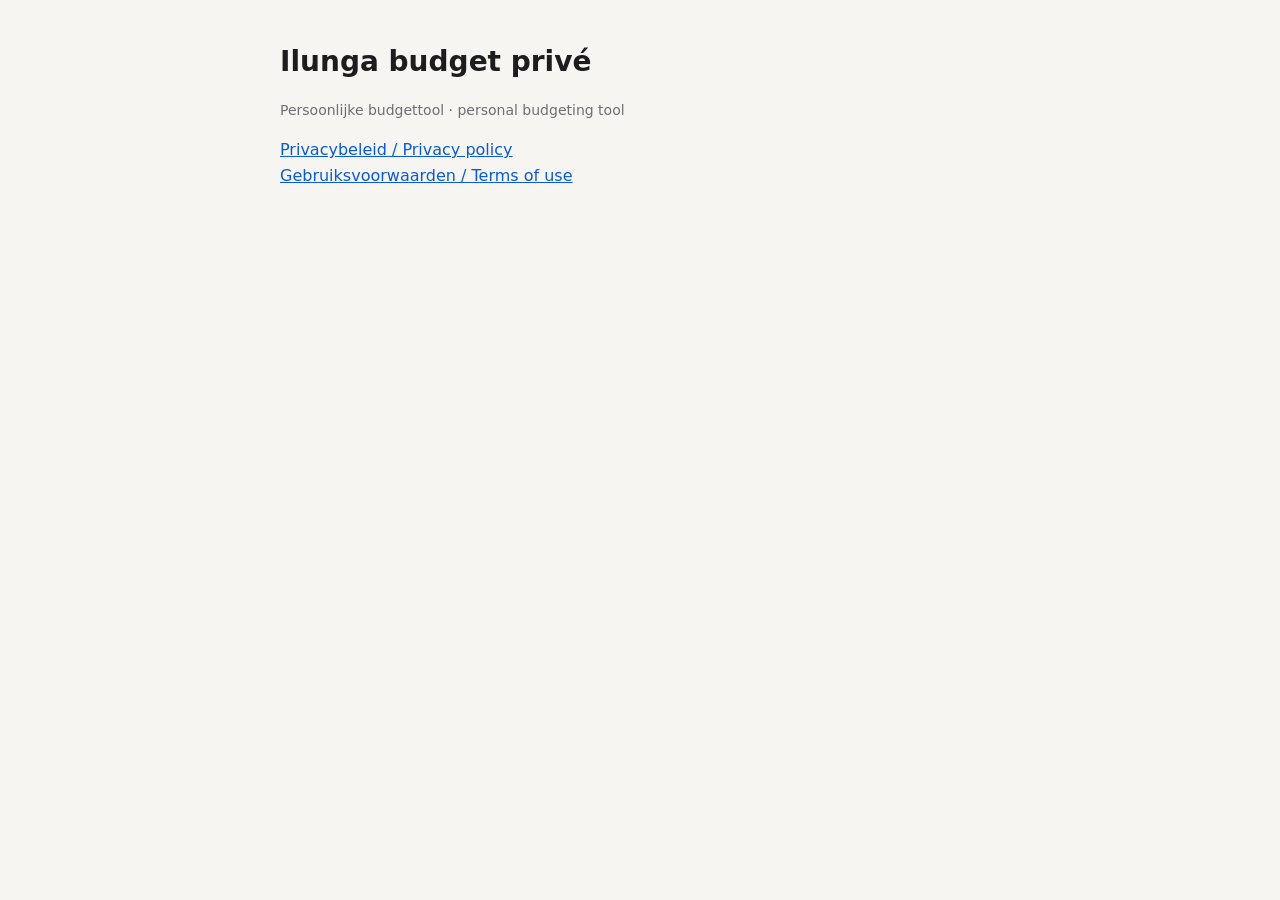
<file: index.html>
<!doctype html>
<html lang="nl">
<head>
<meta charset="utf-8">
<meta name="viewport" content="width=device-width,initial-scale=1">
<title>Ilunga budget privé</title>
<link rel="stylesheet" href="stijl.css">
</head>
<body>
<main>
<h1>Ilunga budget privé</h1>
<p class="m">Persoonlijke budgettool · personal budgeting tool</p>
<p><a href="privacy.html">Privacybeleid / Privacy policy</a><br><a href="voorwaarden.html">Gebruiksvoorwaarden / Terms of use</a></p>
</main>
</body>
</html>
</file>
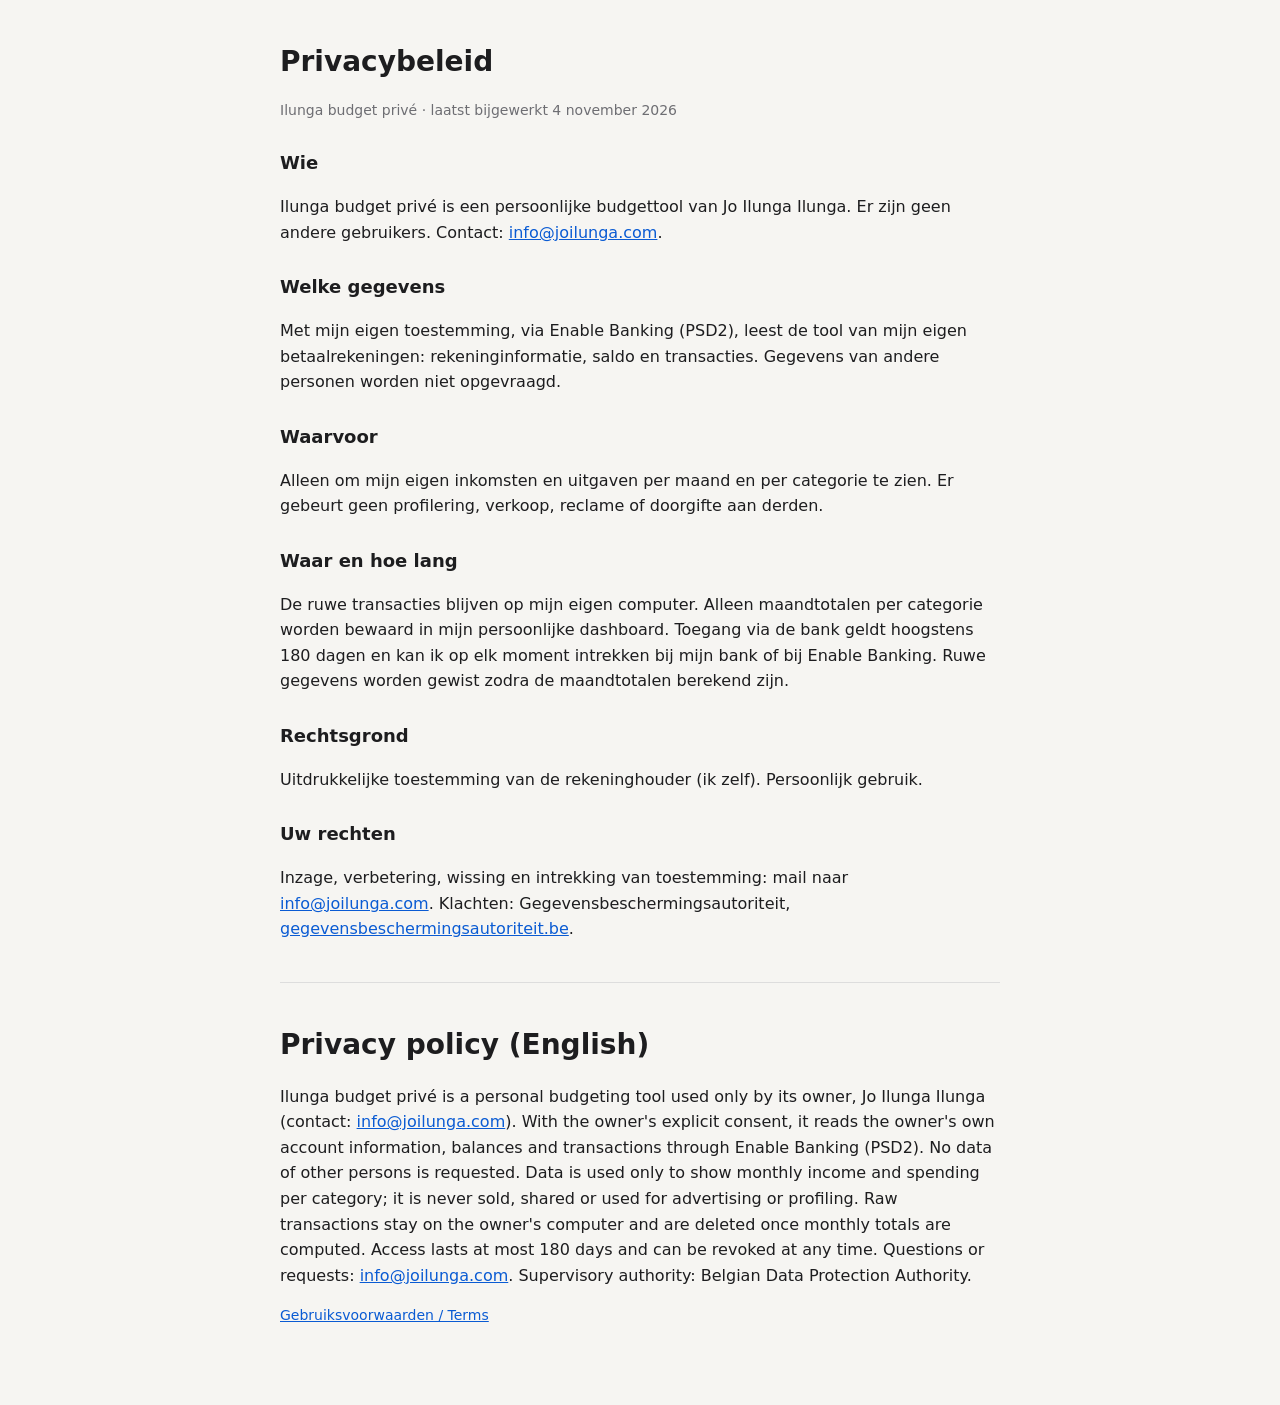
<file: privacy.html>
<!doctype html>
<html lang="nl">
<head>
<meta charset="utf-8">
<meta name="viewport" content="width=device-width,initial-scale=1">
<title>Privacybeleid · Ilunga budget privé</title>
<link rel="stylesheet" href="stijl.css">
</head>
<body>
<main>
<h1>Privacybeleid</h1>
<p class="m">Ilunga budget privé · laatst bijgewerkt 4 november 2026</p>

<h2>Wie</h2>
<p>Ilunga budget privé is een persoonlijke budgettool van Jo Ilunga Ilunga. Er zijn geen andere gebruikers. Contact: <a href="mailto:info@joilunga.com">info@joilunga.com</a>.</p>

<h2>Welke gegevens</h2>
<p>Met mijn eigen toestemming, via Enable Banking (PSD2), leest de tool van mijn eigen betaalrekeningen: rekeninginformatie, saldo en transacties. Gegevens van andere personen worden niet opgevraagd.</p>

<h2>Waarvoor</h2>
<p>Alleen om mijn eigen inkomsten en uitgaven per maand en per categorie te zien. Er gebeurt geen profilering, verkoop, reclame of doorgifte aan derden.</p>

<h2>Waar en hoe lang</h2>
<p>De ruwe transacties blijven op mijn eigen computer. Alleen maandtotalen per categorie worden bewaard in mijn persoonlijke dashboard. Toegang via de bank geldt hoogstens 180 dagen en kan ik op elk moment intrekken bij mijn bank of bij Enable Banking. Ruwe gegevens worden gewist zodra de maandtotalen berekend zijn.</p>

<h2>Rechtsgrond</h2>
<p>Uitdrukkelijke toestemming van de rekeninghouder (ik zelf). Persoonlijk gebruik.</p>

<h2>Uw rechten</h2>
<p>Inzage, verbetering, wissing en intrekking van toestemming: mail naar <a href="mailto:info@joilunga.com">info@joilunga.com</a>. Klachten: Gegevensbeschermingsautoriteit, <a href="https://www.gegevensbeschermingsautoriteit.be">gegevensbeschermingsautoriteit.be</a>.</p>

<hr>
<h1 lang="en">Privacy policy (English)</h1>
<div lang="en">
<p>Ilunga budget privé is a personal budgeting tool used only by its owner, Jo Ilunga Ilunga (contact: <a href="mailto:info@joilunga.com">info@joilunga.com</a>). With the owner's explicit consent, it reads the owner's own account information, balances and transactions through Enable Banking (PSD2). No data of other persons is requested. Data is used only to show monthly income and spending per category; it is never sold, shared or used for advertising or profiling. Raw transactions stay on the owner's computer and are deleted once monthly totals are computed. Access lasts at most 180 days and can be revoked at any time. Questions or requests: <a href="mailto:info@joilunga.com">info@joilunga.com</a>. Supervisory authority: Belgian Data Protection Authority.</p>
</div>
<p class="m"><a href="voorwaarden.html">Gebruiksvoorwaarden / Terms</a></p>
</main>
</body>
</html>
</file>
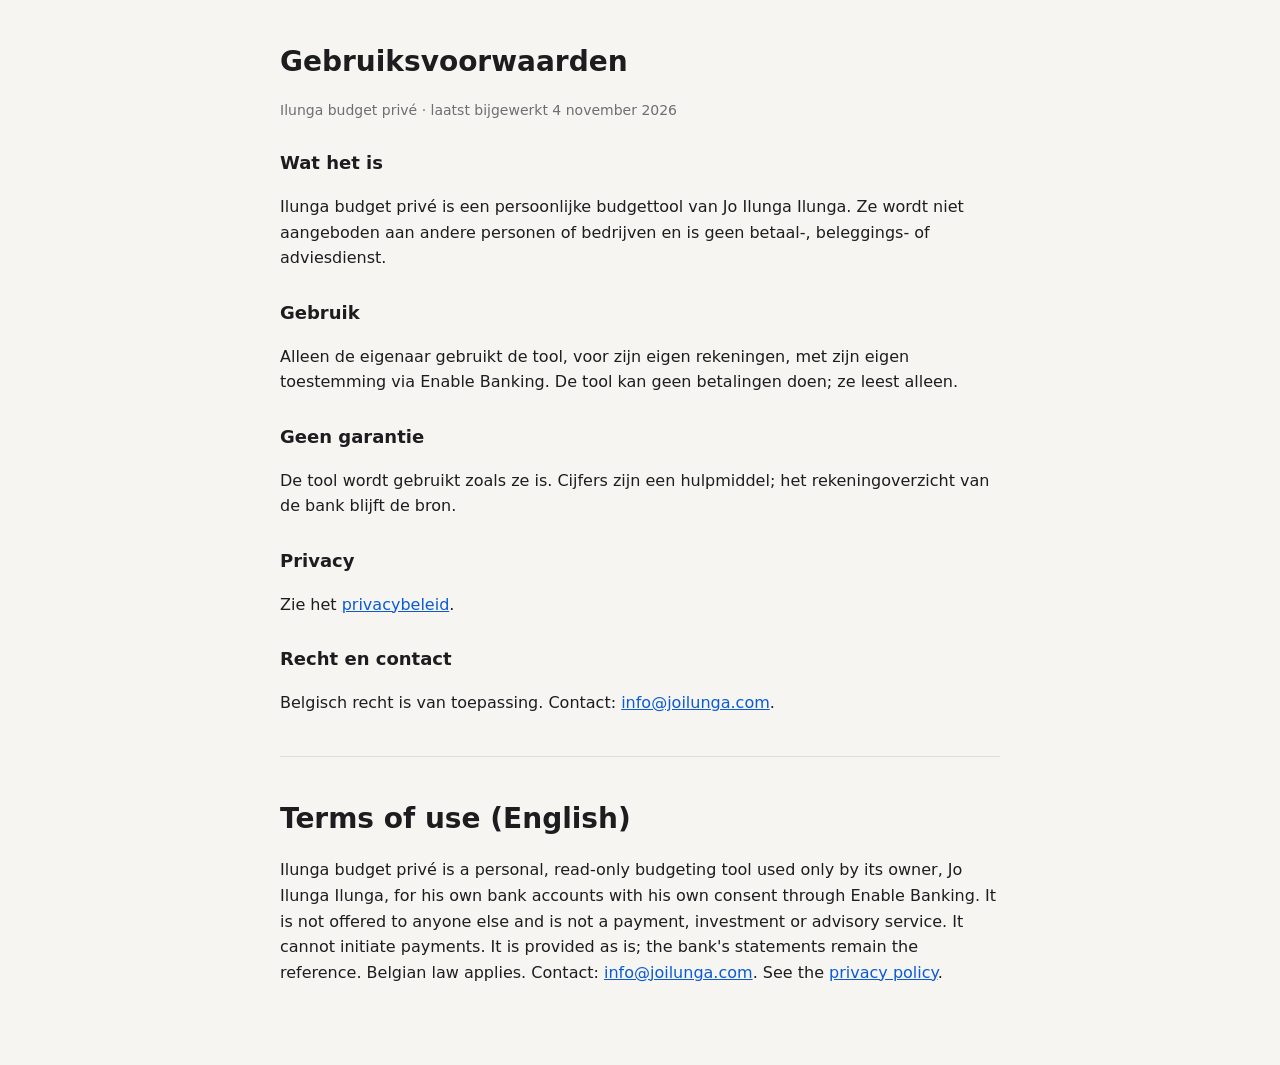
<file: voorwaarden.html>
<!doctype html>
<html lang="nl">
<head>
<meta charset="utf-8">
<meta name="viewport" content="width=device-width,initial-scale=1">
<title>Gebruiksvoorwaarden · Ilunga budget privé</title>
<link rel="stylesheet" href="stijl.css">
</head>
<body>
<main>
<h1>Gebruiksvoorwaarden</h1>
<p class="m">Ilunga budget privé · laatst bijgewerkt 4 november 2026</p>

<h2>Wat het is</h2>
<p>Ilunga budget privé is een persoonlijke budgettool van Jo Ilunga Ilunga. Ze wordt niet aangeboden aan andere personen of bedrijven en is geen betaal-, beleggings- of adviesdienst.</p>

<h2>Gebruik</h2>
<p>Alleen de eigenaar gebruikt de tool, voor zijn eigen rekeningen, met zijn eigen toestemming via Enable Banking. De tool kan geen betalingen doen; ze leest alleen.</p>

<h2>Geen garantie</h2>
<p>De tool wordt gebruikt zoals ze is. Cijfers zijn een hulpmiddel; het rekeningoverzicht van de bank blijft de bron.</p>

<h2>Privacy</h2>
<p>Zie het <a href="privacy.html">privacybeleid</a>.</p>

<h2>Recht en contact</h2>
<p>Belgisch recht is van toepassing. Contact: <a href="mailto:info@joilunga.com">info@joilunga.com</a>.</p>

<hr>
<h1 lang="en">Terms of use (English)</h1>
<div lang="en">
<p>Ilunga budget privé is a personal, read-only budgeting tool used only by its owner, Jo Ilunga Ilunga, for his own bank accounts with his own consent through Enable Banking. It is not offered to anyone else and is not a payment, investment or advisory service. It cannot initiate payments. It is provided as is; the bank's statements remain the reference. Belgian law applies. Contact: <a href="mailto:info@joilunga.com">info@joilunga.com</a>. See the <a href="privacy.html">privacy policy</a>.</p>
</div>
</main>
</body>
</html>
</file>
<file: stijl.css>
:root{--bg:#f6f5f2;--fg:#1d1d1f;--m:#6e6e73;--a:#0a5bd3;--line:#ddd}
@media (prefers-color-scheme:dark){:root{--bg:#121214;--fg:#f2f2f4;--m:#a1a1a6;--a:#6aa8ff;--line:#333}}
body{margin:0;background:var(--bg);color:var(--fg);font:16px/1.6 system-ui,-apple-system,"Segoe UI",sans-serif}
main{max-width:720px;margin:0 auto;padding:40px 16px 64px}
h1{font-size:28px;margin:0 0 4px}h2{font-size:18px;margin:28px 0 6px}
.m{color:var(--m);font-size:14px}a{color:var(--a)}hr{border:0;border-top:1px solid var(--line);margin:40px 0}
</file>
